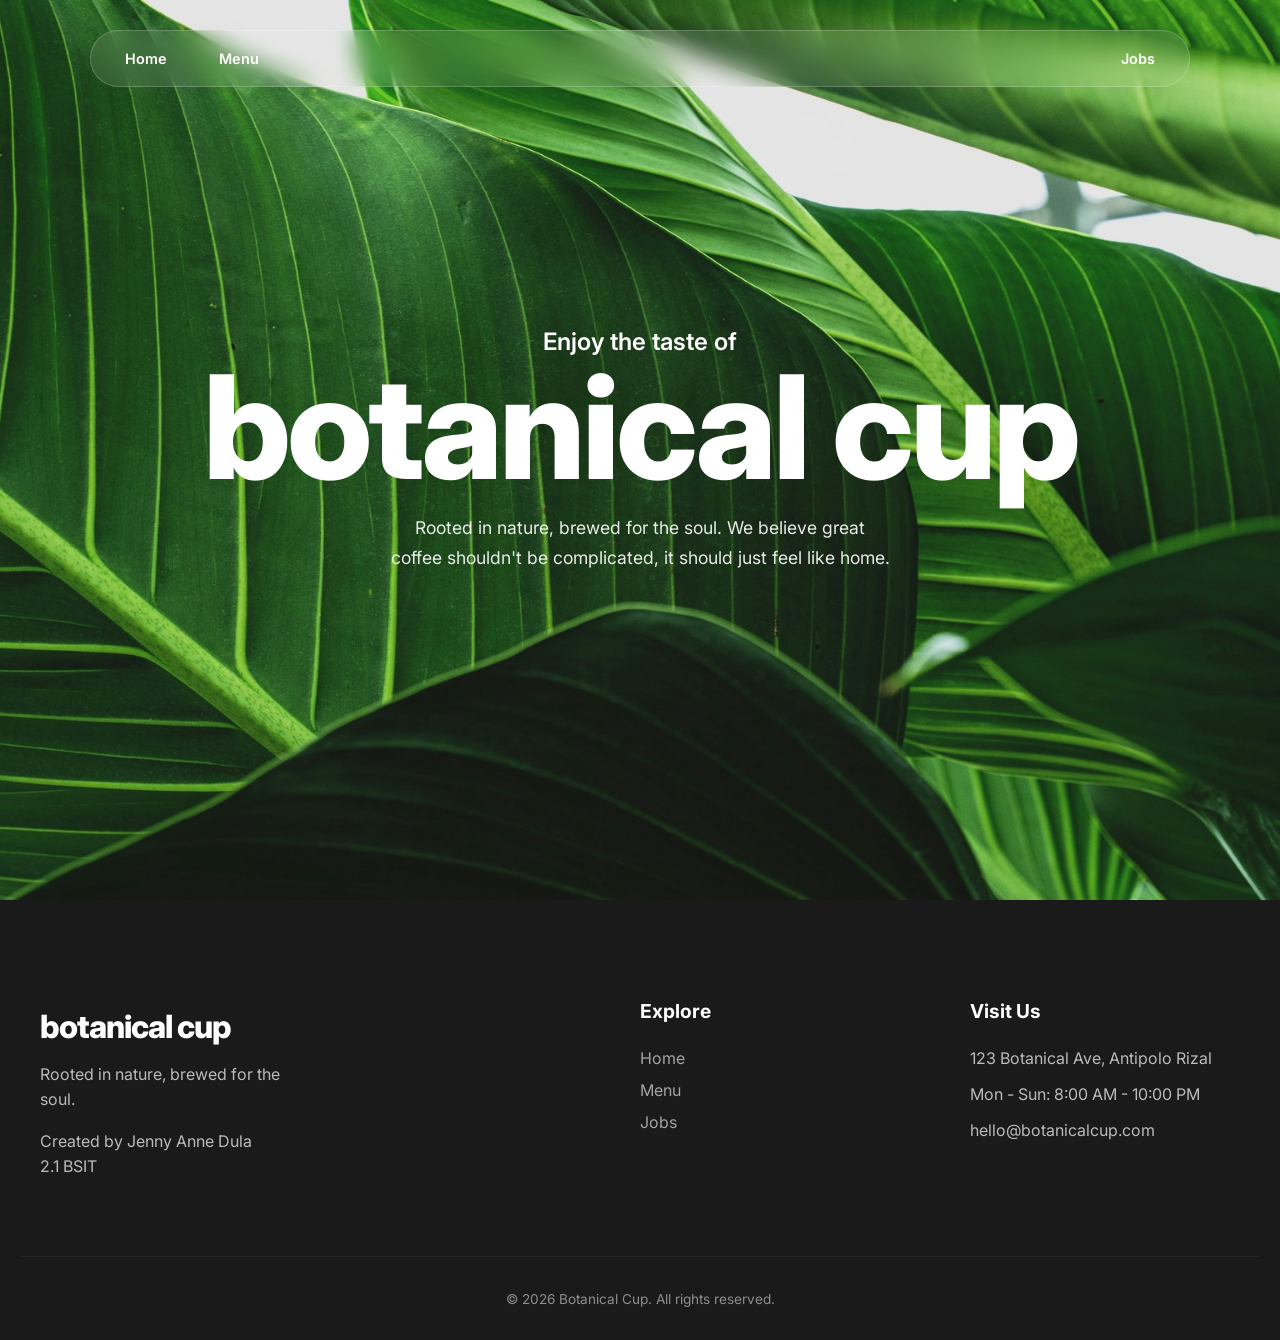
<file: index.html>
<!DOCTYPE html>
<html lang="en">
  <head>
    <meta charset="UTF-8" />
    <meta name="viewport" content="width=device-width, initial-scale=1.0" />
    <link rel="stylesheet" href="style.css" />
    <title>Botanical Cup | Jenny Anne Dula</title>
  </head>
  <body>
    <header class="hero-container">
      <nav class="capsule-nav">
        <div class="nav-inner">
          <a href="index.html" class="nav-item">Home</a>
          <a href="menu.html" class="nav-item">Menu</a>
          <span class="nav-spacer"></span>
          <a href="job.html" class="nav-item">Jobs</a>
        </div>
      </nav>

      <div class="hero-content">
        <p class="subtitle">Enjoy the taste of</p>
        <h1>botanical cup</h1>
        <p class="description">
          Rooted in nature, brewed for the soul. We believe great coffee
          shouldn't be complicated, it should just feel like home.
        </p>
      </div>

      <img
        src="background-image.jpg"
        alt="green ferns background"
        class="hero-bg"
      />
    </header>
    <footer class="main-footer">
      <div class="footer-container">
        <div class="footer-brand">
          <h2 class="footer-logo">botanical cup</h2>
          <p>Rooted in nature, brewed for the soul.</p>
          <p>Created by Jenny Anne Dula <br />2.1 BSIT</p>
        </div>

        <div class="footer-nav">
          <h3>Explore</h3>
          <ul>
            <li><a href="index.html">Home</a></li>
            <li><a href="menu.html">Menu</a></li>
            <li><a href="job.html">Jobs</a></li>
          </ul>
        </div>

        <div class="footer-contact">
          <h3>Visit Us</h3>
          <p>123 Botanical Ave, Antipolo Rizal</p>
          <p>Mon - Sun: 8:00 AM - 10:00 PM</p>
          <p>hello@botanicalcup.com</p>
        </div>
      </div>

      <div class="footer-bottom">
        <p>&copy; 2026 Botanical Cup. All rights reserved.</p>
      </div>
    </footer>
  </body>
</html>
</file>
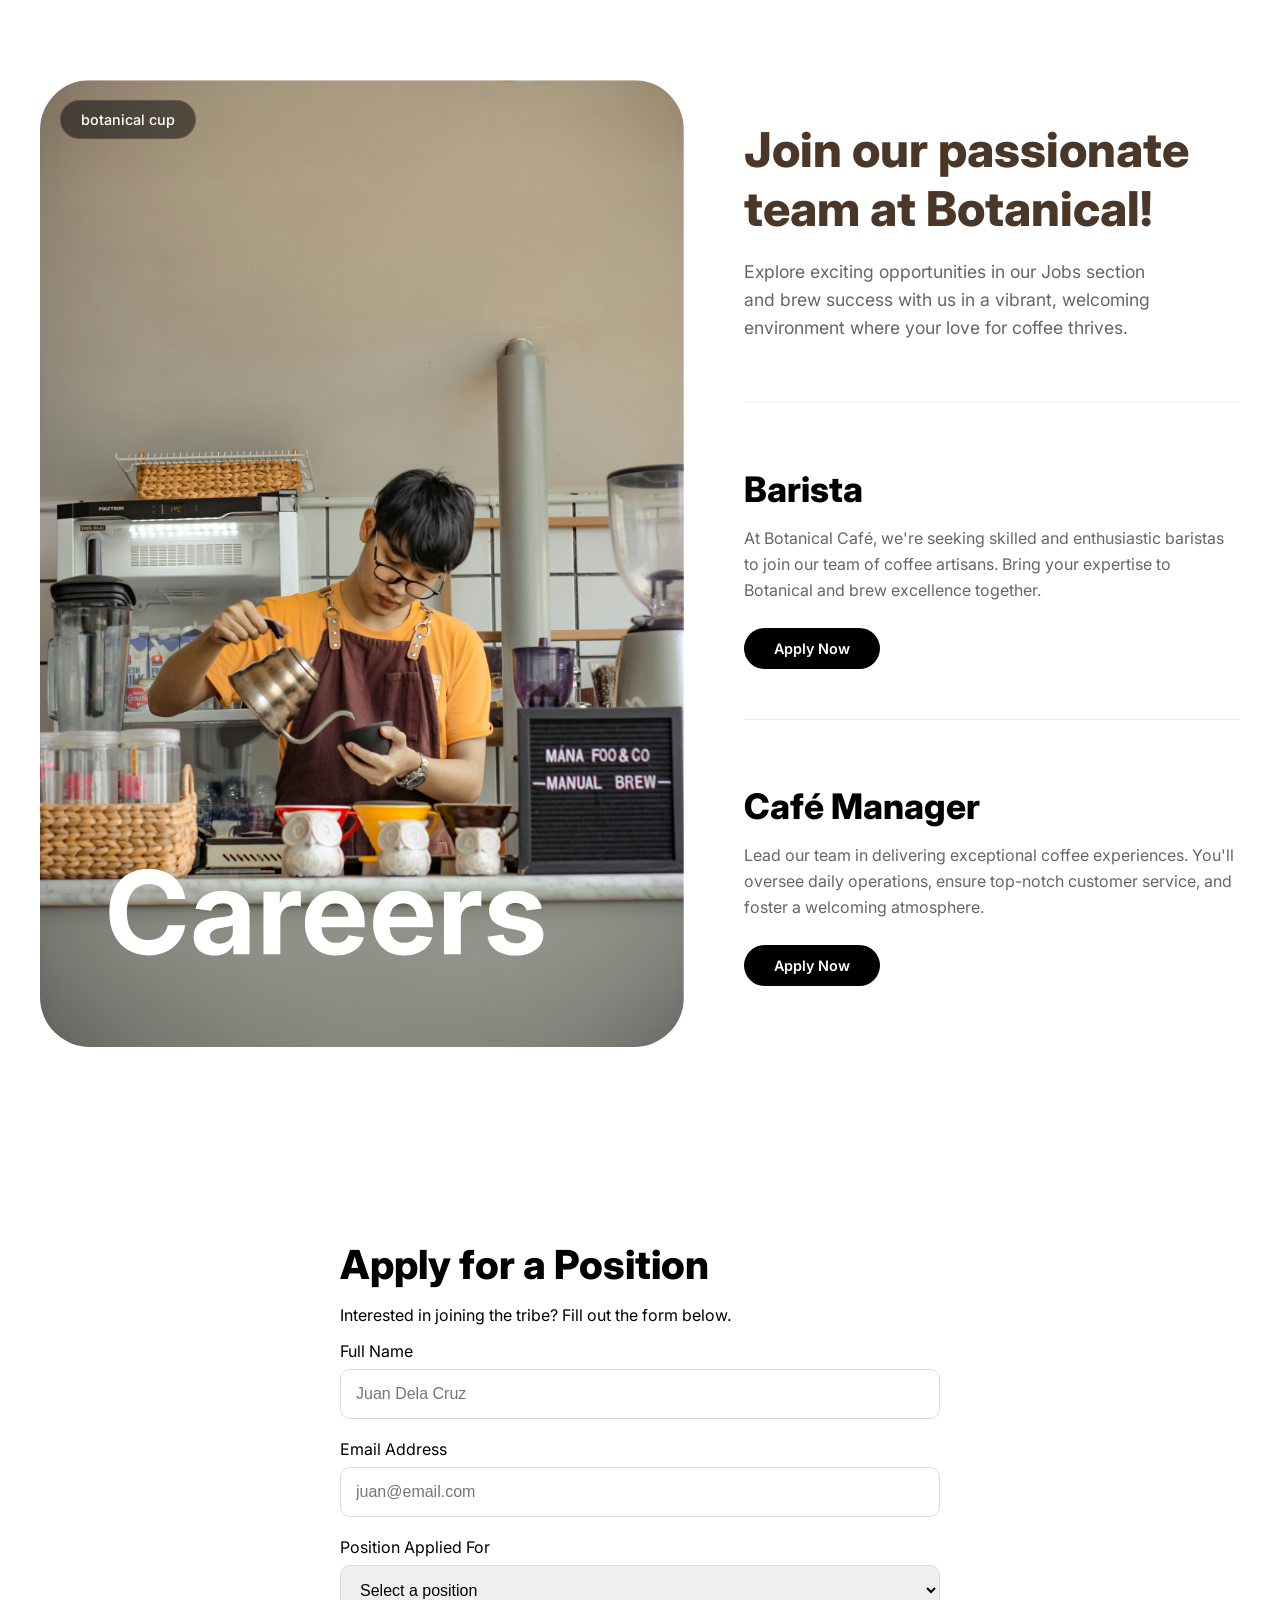
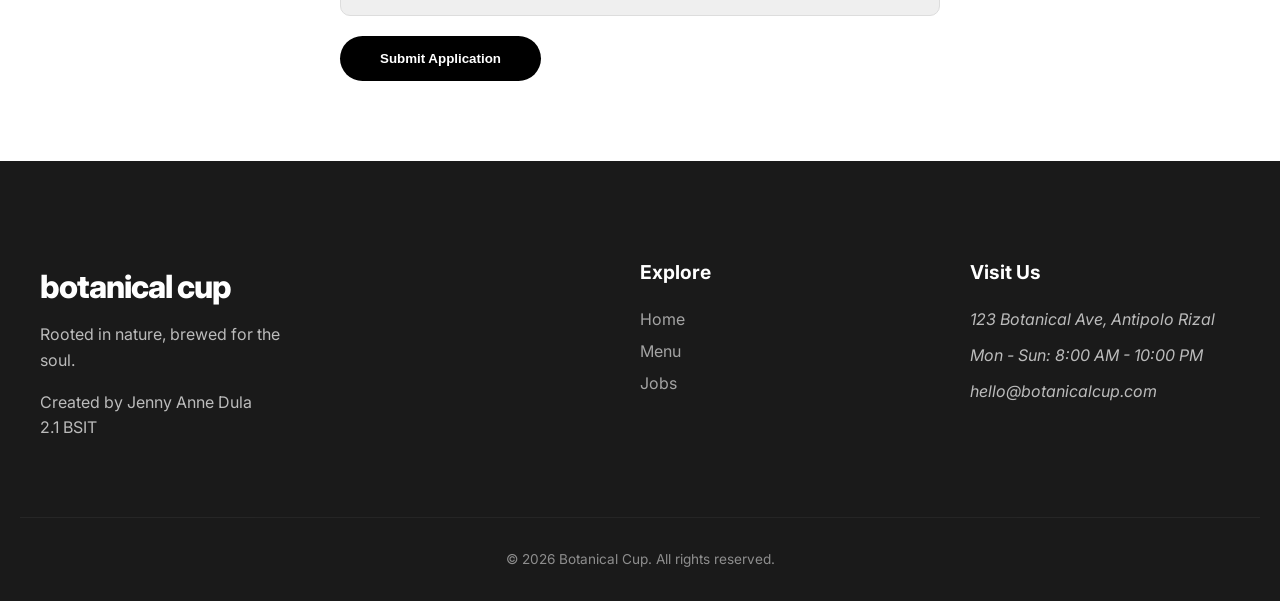
<file: job.html>
<!DOCTYPE html>
<html lang="en">
  <head>
    <meta charset="UTF-8" />
    <meta name="viewport" content="width=device-width, initial-scale=1.0" />
    <link rel="stylesheet" href="style.css" />
    <title>Botanical Cup | Jenny Anne Dula</title>
  </head>
  <body>
    <section class="menu-section" id="careers">
      <div class="menu-container">
        <div class="menu-card">
          <img src="Careers.svg" alt="Barista at work" class="card-bg" />
          <div class="card-content">
            <div class="badge-wrapper">
              <a href="index.html" class="back-link">botanical cup</a>
            </div>
          </div>
        </div>

        <div class="menu-details">
          <div class="job-intro">
            <h2 class="list-heading">Join our passionate team at Botanical!</h2>
            <p class="description">
              Explore exciting opportunities in our Jobs section and brew
              success with us in a vibrant, welcoming environment where your
              love for coffee thrives.
            </p>
          </div>

          <div class="job-listings">
            <article class="job-item">
              <h3 class="job-title">Barista</h3>
              <p class="job-desc">
                At Botanical Café, we're seeking skilled and enthusiastic
                baristas to join our team of coffee artisans. Bring your
                expertise to Botanical and brew excellence together.
              </p>
              <a href="#apply" class="apply-btn">Apply Now</a>
            </article>

            <article class="job-item">
              <h3 class="job-title">Café Manager</h3>
              <p class="job-desc">
                Lead our team in delivering exceptional coffee experiences.
                You'll oversee daily operations, ensure top-notch customer
                service, and foster a welcoming atmosphere.
              </p>
              <a href="#apply" class="apply-btn">Apply Now</a>
            </article>
          </div>
        </div>
      </div>
    </section>

    <section class="application-section" id="apply">
      <div class="form-wrapper">
        <h2 class="form-title">Apply for a Position</h2>
        <p class="form-subtitle">
          Interested in joining the tribe? Fill out the form below.
        </p>

        <form action="#" method="POST" class="botanical-form">
          <div class="form-group">
            <label for="full-name">Full Name</label>
            <input
              type="text"
              id="full-name"
              name="full-name"
              placeholder="Juan Dela Cruz"
              required
            />
          </div>

          <div class="form-group">
            <label for="email">Email Address</label>
            <input
              type="email"
              id="email"
              name="email"
              placeholder="juan@email.com"
              required
            />
          </div>

          <div class="form-group">
            <label for="position">Position Applied For</label>
            <select id="position" name="position" required>
              <option value="" disabled selected>Select a position</option>
              <option value="barista">Barista</option>
              <option value="manager">Café Manager</option>
            </select>
          </div>

          <button type="submit" class="submit-btn">Submit Application</button>
        </form>
      </div>
    </section>

    <footer class="main-footer">
      <div class="footer-container">
        <div class="footer-brand">
          <h2 class="footer-logo">botanical cup</h2>
          <p>Rooted in nature, brewed for the soul.</p>
          <p class="credits">Created by Jenny Anne Dula <br />2.1 BSIT</p>
        </div>

        <nav class="footer-nav">
          <h3>Explore</h3>
          <ul>
            <li><a href="index.html">Home</a></li>
            <li><a href="menu.html">Menu</a></li>
            <li><a href="job.html">Jobs</a></li>
          </ul>
        </nav>

        <div class="footer-contact">
          <h3>Visit Us</h3>
          <address>
            <p>123 Botanical Ave, Antipolo Rizal</p>
            <p>Mon - Sun: 8:00 AM - 10:00 PM</p>
            <p>hello@botanicalcup.com</p>
          </address>
        </div>
      </div>

      <div class="footer-bottom">
        <p>&copy; 2026 Botanical Cup. All rights reserved.</p>
      </div>
    </footer>
  </body>
</html>
</file>
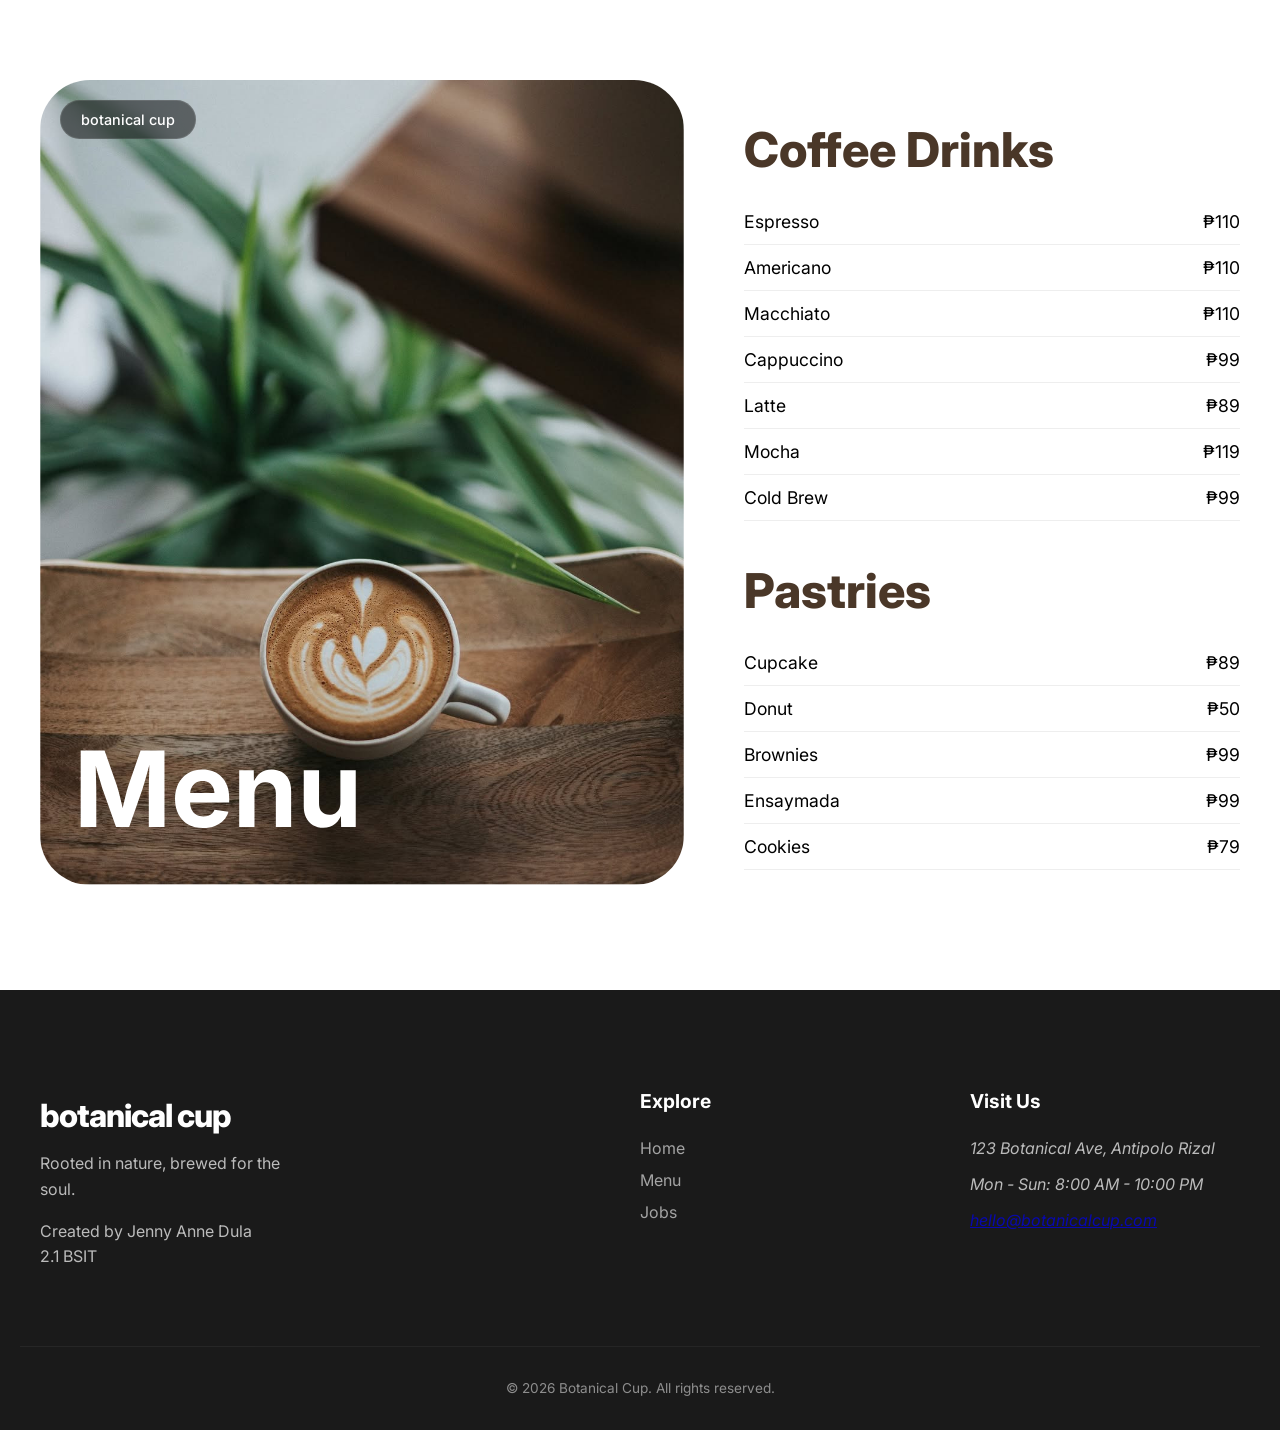
<file: menu.html>
<!DOCTYPE html>
<html lang="en">
  <head>
    <meta charset="UTF-8" />
    <meta name="viewport" content="width=device-width, initial-scale=1.0" />
    <link rel="stylesheet" href="style.css" />
    <title>Botanical Cup | Jenny Anne Dula</title>
  </head>
  <body>
    <main class="menu-section" id="menu">
      <div class="menu-container">
        <section class="menu-card">
          <img src="menu.svg" alt="Botanical Menu" class="card-bg" />
          <div class="card-content">
            <div class="badge-wrapper">
              <a href="index.html" class="back-link">botanical cup</a>
            </div>
          </div>
        </section>

        <section class="menu-details">
          <h2 class="list-heading">Coffee Drinks</h2>
          <ul class="price-list">
            <li><span>Espresso</span> <span>₱110</span></li>
            <li><span>Americano</span> <span>₱110</span></li>
            <li><span>Macchiato</span> <span>₱110</span></li>
            <li><span>Cappuccino</span> <span>₱99</span></li>
            <li><span>Latte</span> <span>₱89</span></li>
            <li><span>Mocha</span> <span>₱119</span></li>
            <li><span>Cold Brew</span> <span>₱99</span></li>
          </ul>

          <h2 class="list-heading">Pastries</h2>
          <ul class="price-list">
            <li><span>Cupcake</span> <span>₱89</span></li>
            <li><span>Donut</span> <span>₱50</span></li>
            <li><span>Brownies</span> <span>₱99</span></li>
            <li><span>Ensaymada</span> <span>₱99</span></li>
            <li><span>Cookies</span> <span>₱79</span></li>
          </ul>
        </section>
      </div>
    </main>

    <footer class="main-footer">
      <div class="footer-container">
        <section class="footer-brand">
          <h2 class="footer-logo">botanical cup</h2>
          <p>Rooted in nature, brewed for the soul.</p>
          <p class="credits">Created by Jenny Anne Dula <br />2.1 BSIT</p>
        </section>

        <nav class="footer-nav" aria-label="Footer Navigation">
          <h3>Explore</h3>
          <ul>
            <li><a href="index.html">Home</a></li>
            <li><a href="menu.html">Menu</a></li>
            <li><a href="job.html">Jobs</a></li>
          </ul>
        </nav>

        <section class="footer-contact">
          <h3>Visit Us</h3>
          <address>
            <p>123 Botanical Ave, Antipolo Rizal</p>
            <p>Mon - Sun: 8:00 AM - 10:00 PM</p>
            <p>
              <a href="mailto:hello@botanicalcup.com">hello@botanicalcup.com</a>
            </p>
          </address>
        </section>
      </div>

      <div class="footer-bottom">
        <p>&copy; 2026 Botanical Cup. All rights reserved.</p>
      </div>
    </footer>
  </body>
</html>
</file>
<file: style.css>
@import url("https://fonts.googleapis.com/css2?family=Inter:ital,opsz,wght@0,14..32,100..900;1,14..32,100..900&display=swap");

body {
  padding: 0;
  margin: 0;
  font-family: "Inter", sans-serif;
}

.hero-container {
  position: relative;
  width: 100%;
  height: 100vh;
  overflow: hidden;
  display: flex;
  justify-content: center;
  align-items: center;
}

.hero-bg {
  position: absolute;
  top: 0;
  left: 0;
  width: 100%;
  height: 100%;
  object-fit: cover;
  z-index: 1;
}
.hero-content {
  position: relative;
  z-index: 5;
  text-align: center;
  color: white;
  width: 90%;
}

.subtitle {
  font-size: 1.5rem;
  margin: 0 0 10px 0;
  font-weight: 600;
}

h1 {
  font-size: clamp(3.5rem, 12vw, 9rem);
  font-weight: 800;
  margin: 0;
  line-height: 0.85;
  text-transform: lowercase;
  letter-spacing: -4px;
}

.description {
  margin: 25px auto 0;
  max-width: 520px;
  font-size: 1.1rem;
  line-height: 1.7;
  opacity: 0.9;
  text-wrap: balance;
}

.capsule-nav {
  position: absolute;
  top: 30px;
  left: 50%;
  transform: translateX(-50%);
  width: 90%;
  max-width: 1100px;
  z-index: 20;
}

.nav-inner {
  display: flex;
  align-items: center;
  background: rgba(255, 255, 255, 0.1);
  backdrop-filter: blur(12px);
  -webkit-backdrop-filter: blur(12px);
  border: 1px solid rgba(255, 255, 255, 0.2);
  border-radius: 50px;
  padding: 8px;
}

.nav-item:hover {
  background: white;
  color: black;
  transform: translateY(-2px);
}

@media (max-width: 768px) {
  h1 {
    font-size: 3.5rem;
    letter-spacing: -1px;
  }

  .description {
    font-size: 1rem;
    max-width: 100%;
  }

  .nav-item {
    padding: 8px 15px;
    font-size: 0.8rem;
  }
}

.nav-item {
  color: white;
  text-decoration: none;
  padding: 10px 25px;
  border-radius: 50px;
  font-weight: 600;
  font-size: 0.9rem;
  transition: 0.3s;
  border: 1px solid transparent;
}

.nav-spacer {
  flex-grow: 1;
}

.menu-container {
  max-width: 1200px;
  margin: 0 auto;
  display: grid;
  grid-template-columns: 1.3fr 1fr;
  gap: 60px;
  padding: 80px 20px;
  align-items: start;
}

.card-bg {
  width: 100%;
  height: 100%;
  object-fit: contain;
  display: block;
  border-radius: 50px;
}

.list-heading {
  font-size: 3rem;
  font-weight: 800;
  margin-bottom: 20px;
  color: #4a3728;
}

.price-list {
  list-style: none;
  padding: 0;
  margin-bottom: 40px;
}

.price-list li {
  display: flex;
  justify-content: space-between;
  padding: 12px 0;
  font-size: 1.1rem;
  border-bottom: 1px solid #eee;
}

@media (max-width: 768px) {
  .menu-container {
    grid-template-columns: 1fr;
    padding: 40px 20px;
  }

  .menu-card {
    height: auto;
    min-height: 300px;
  }
}

.card-content {
  position: absolute;
  top: 0;
  left: 0;
  width: 100%;
  height: 100%;
  padding: 30px;
  pointer-events: none;
}

.back-link {
  display: inline-block;
  color: white;
  text-decoration: none;
  font-size: 0.9rem;
  font-weight: 500;
  text-transform: lowercase;

  background: rgba(0, 0, 0, 0.4);
  backdrop-filter: blur(10px);
  -webkit-backdrop-filter: blur(10px);

  padding: 10px 22px;
  border-radius: 50px;
  border: 1px solid rgba(255, 255, 255, 0.1);
  transition: transform 0.3s ease;
}

.back-link:hover {
  transform: scale(1.05);
  background: rgba(0, 0, 0, 0.6);
}

.menu-card {
  position: relative;
}

.badge-wrapper {
  position: absolute;
  top: 20px;
  left: 20px;
  z-index: 999;
  display: block;
}

.back-link {
  display: inline-block;
  position: relative;
  z-index: 1000;
  pointer-events: auto;
  cursor: pointer;

  color: white;
  text-decoration: none;
  background: rgba(0, 0, 0, 0.5);
  backdrop-filter: blur(10px);
  padding: 10px 20px;
  border-radius: 50px;
}

.back-link:hover {
  background: rgba(255, 255, 255, 0.2);
  transform: translateY(-2px);
}

.job-intro {
  margin-bottom: 60px;
}

.job-intro .description {
  color: #555;
  font-size: 1.1rem;
  line-height: 1.6;
  margin-top: 20px;
}

.job-listings {
  display: flex;
  flex-direction: column;
  gap: 50px;
}

.job-item {
  border-top: 1px solid #eee;
  padding-top: 30px;
}

.job-title {
  font-size: 2.2rem;
  font-weight: 800;
  margin-bottom: 15px;
}

.job-desc {
  font-size: 1rem;
  color: #666;
  line-height: 1.6;
  margin-bottom: 25px;
}

.apply-btn {
  display: inline-block;
  background: #000;
  color: #fff;
  text-decoration: none;
  padding: 12px 30px;
  border-radius: 50px;
  font-weight: 600;
  font-size: 0.9rem;
  transition: transform 0.3s ease, background 0.3s ease;
}

.apply-btn:hover {
  background: #333;
  transform: translateY(-3px);
}

/* Mobile Adjustments */
@media (max-width: 768px) {
  .job-title {
    font-size: 1.8rem;
  }

  .job-intro .list-heading {
    font-size: 2rem;
  }
}

.main-footer {
  background-color: #1a1a1a;
  color: #ffffff;
  padding: 80px 20px 20px;
  font-family: "Inter", sans-serif;
}

.footer-container {
  max-width: 1200px;
  margin: 0 auto;
  display: grid;
  grid-template-columns: 2fr 1fr 1fr;
  gap: 60px;
}

.footer-logo {
  font-size: 2rem;
  font-weight: 800;
  letter-spacing: -1px;
  margin-bottom: 15px;
}

.footer-brand p {
  opacity: 0.7;
  max-width: 250px;
  line-height: 1.6;
}

.footer-nav h3,
.footer-contact h3 {
  font-size: 1.2rem;
  margin-bottom: 25px;
  font-weight: 700;
}

.footer-nav ul {
  list-style: none;
  padding: 0;
}

.footer-nav li {
  margin-bottom: 12px;
}

.footer-nav a,
.social-links a {
  color: white;
  text-decoration: none;
  opacity: 0.6;
  transition: opacity 0.3s;
}

.footer-nav a:hover,
.social-links a:hover {
  opacity: 1;
}

.footer-contact p {
  opacity: 0.7;
  margin-bottom: 10px;
}

.footer-bottom {
  margin-top: 60px;
  padding-top: 20px;
  border-top: 1px solid rgba(255, 255, 255, 0.1);
  text-align: center;
  font-size: 0.85rem;
  opacity: 0.5;
}

@media (max-width: 768px) {
  .footer-container {
    grid-template-columns: 1fr; /*to fit for mobile*/
    gap: 40px;
    text-align: center;
  }

  .footer-brand p {
    margin: 0 auto 20px;
  }
}

.application-section {
  background-color: #ffffff;
  padding: 80px 5%;
  color: #000;
}

.form-wrapper {
  max-width: 600px;
  margin: 0 auto;
}

.form-title {
  font-size: 2.5rem;
  font-weight: 800;
  margin-bottom: 10px;
}

.form-group {
  margin-bottom: 20px;
  display: flex;
  flex-direction: column;
  gap: 8px;
}

.form-group input,
.form-group select {
  padding: 15px;
  border: 1px solid #ddd;
  border-radius: 10px;
  font-size: 1rem;
}

.submit-btn {
  background: #000;
  color: #fff;
  padding: 15px 40px;
  border-radius: 50px;
  border: none;
  font-weight: 600;
  cursor: pointer;
}
</file>
